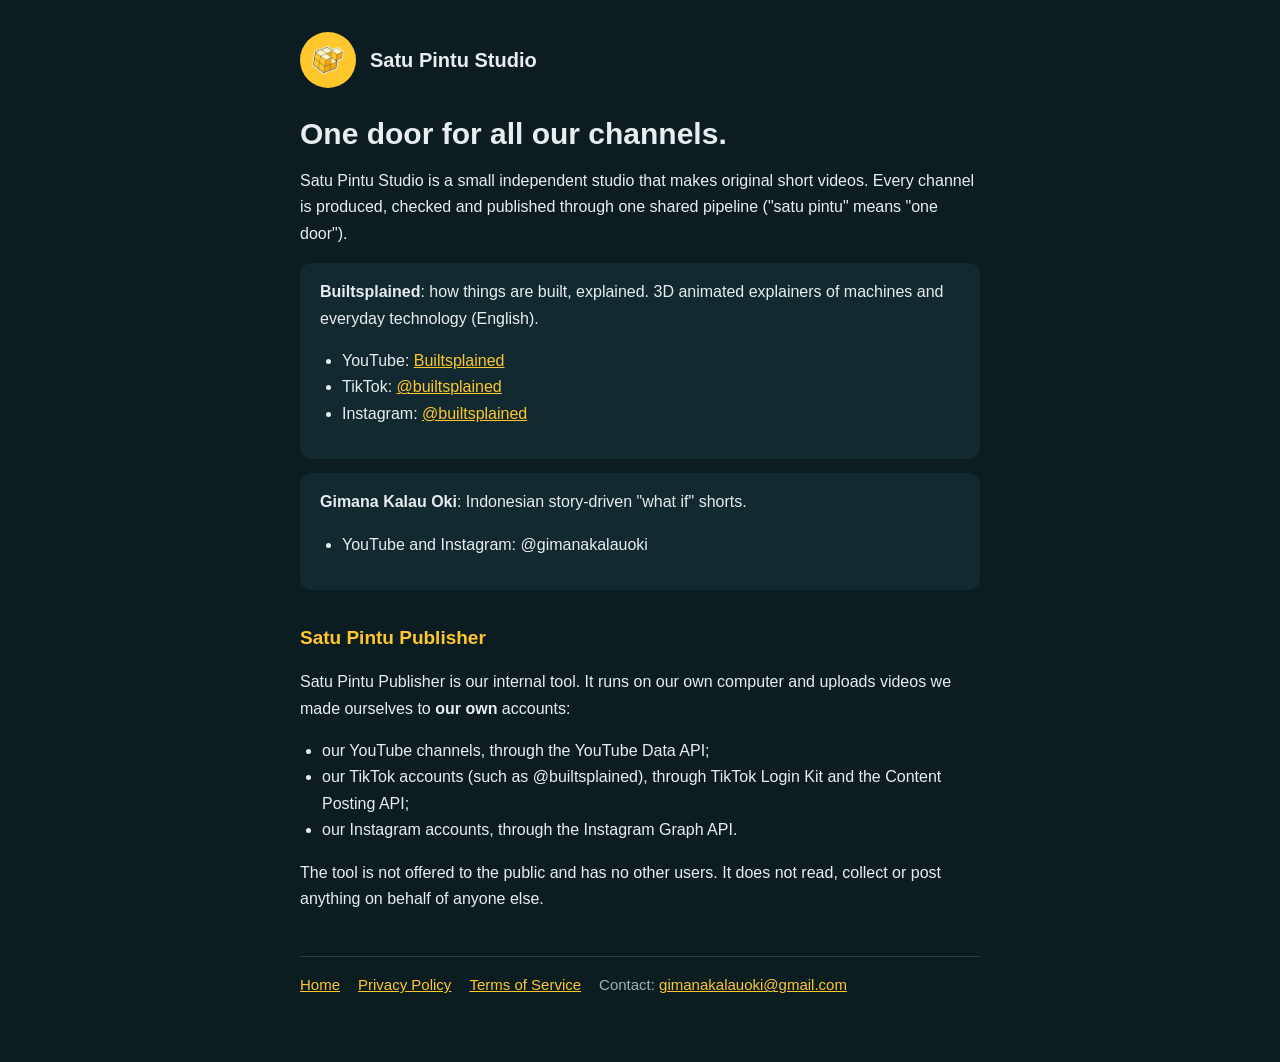
<file: index.html>
<!doctype html><html lang="en"><head><meta charset="utf-8"><meta name="viewport" content="width=device-width,initial-scale=1"><link rel="icon" href="logo.png"><link rel="stylesheet" href="style.css"><title>Satu Pintu Studio – original educational and story shorts</title><meta name="description" content="Satu Pintu Studio runs the Builtsplained and Gimana Kalau Oki channels, and the internal publisher tool that uploads our own videos."></head>
<body><main><header><img src="logo.png" alt="Satu Pintu Studio"><a href="./">Satu Pintu Studio</a></header>
<h1>One door for all our channels.</h1>
<p>Satu Pintu Studio is a small independent studio that makes original short videos. Every channel is produced, checked and published through one shared pipeline ("satu pintu" means "one door").</p>
<div class="card"><strong>Builtsplained</strong>: how things are built, explained. 3D animated explainers of machines and everyday technology (English).
<ul>
<li>YouTube: <a href="https://www.youtube.com/channel/UCximcxLZLPx1ry742eJPSRA">Builtsplained</a></li>
<li>TikTok: <a href="https://www.tiktok.com/@builtsplained">@builtsplained</a></li>
<li>Instagram: <a href="https://www.instagram.com/builtsplained/">@builtsplained</a></li>
</ul></div>
<div class="card"><strong>Gimana Kalau Oki</strong>: Indonesian story-driven "what if" shorts.
<ul><li>YouTube and Instagram: @gimanakalauoki</li></ul></div>
<h2>Satu Pintu Publisher</h2>
<p>Satu Pintu Publisher is our internal tool. It runs on our own computer and uploads videos we made ourselves to <strong>our own</strong> accounts:</p>
<ul>
<li>our YouTube channels, through the YouTube Data API;</li>
<li>our TikTok accounts (such as @builtsplained), through TikTok Login Kit and the Content Posting API;</li>
<li>our Instagram accounts, through the Instagram Graph API.</li>
</ul>
<p>The tool is not offered to the public and has no other users. It does not read, collect or post anything on behalf of anyone else.</p>
<nav><a href="./">Home</a><a href="privacy.html">Privacy Policy</a><a href="terms.html">Terms of Service</a><span class="muted">Contact: <a href="mailto:gimanakalauoki@gmail.com">gimanakalauoki@gmail.com</a></span></nav></main></body></html>
</file>
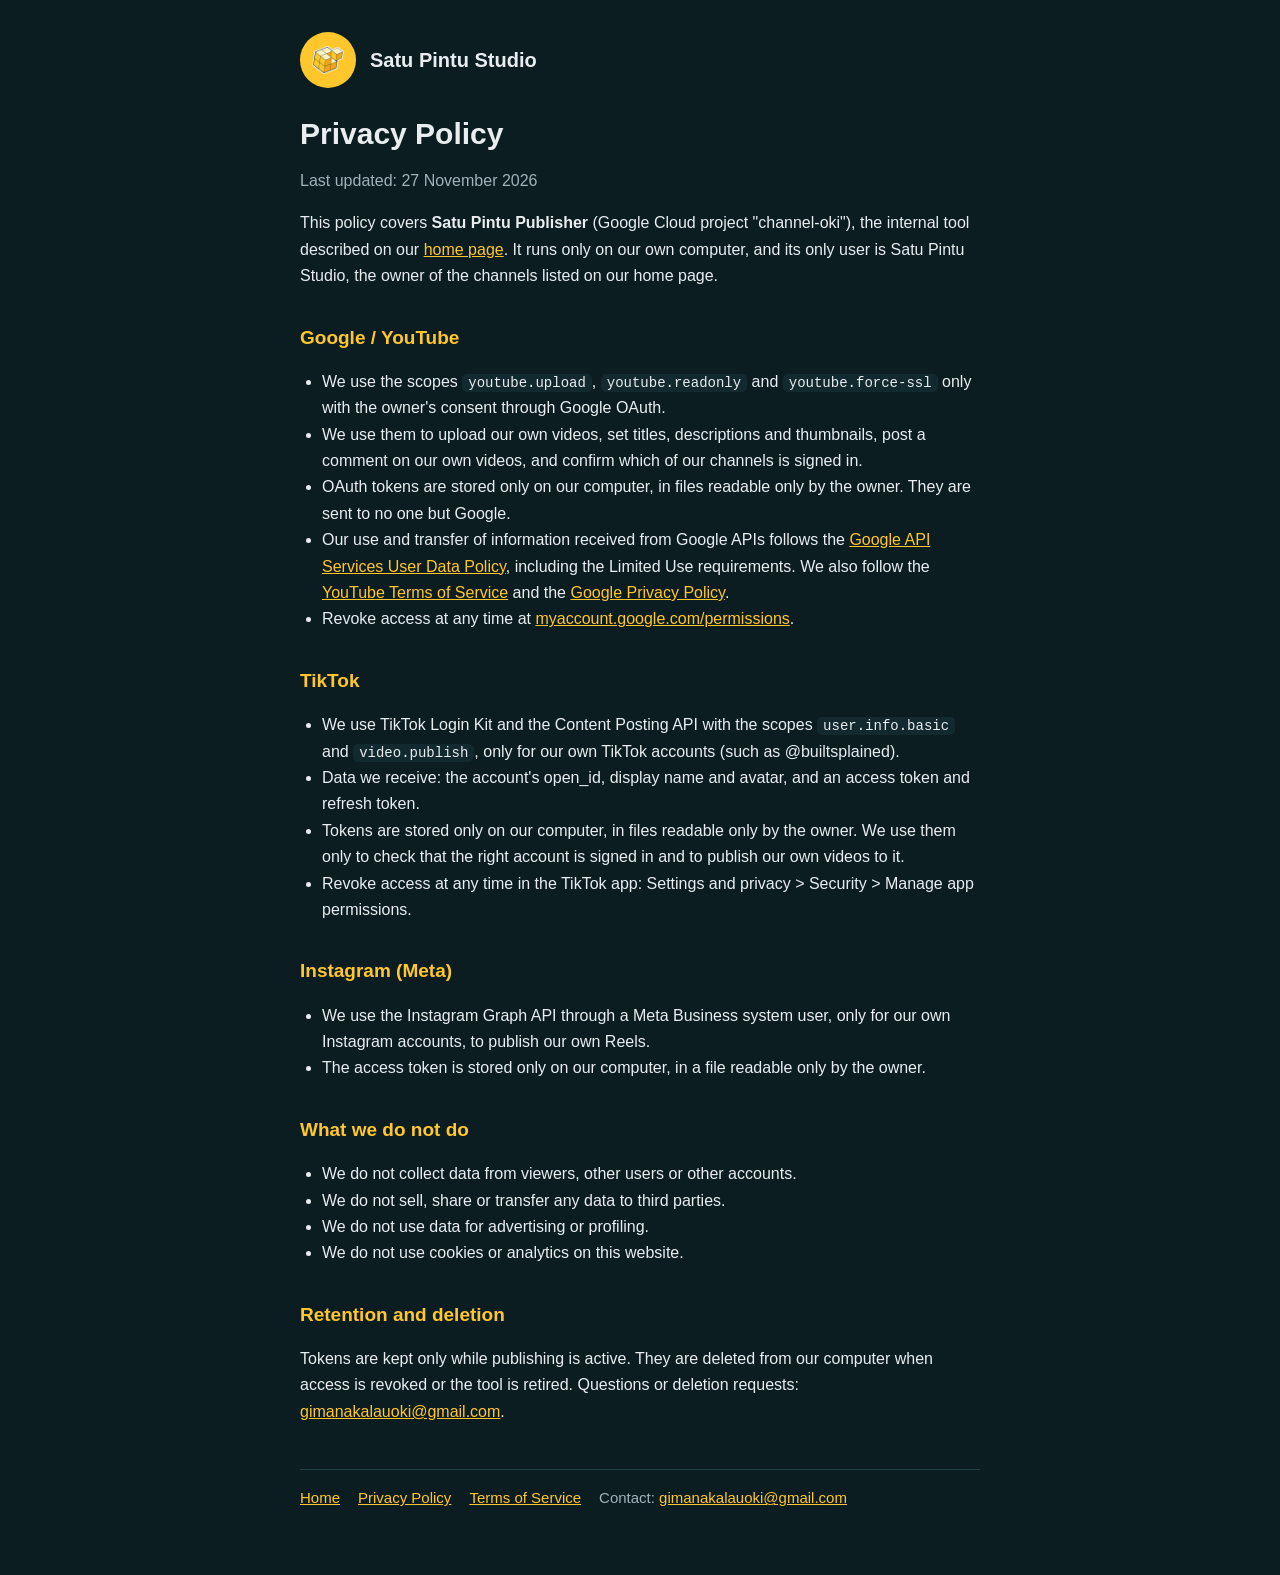
<file: privacy.html>
<!doctype html><html lang="en"><head><meta charset="utf-8"><meta name="viewport" content="width=device-width,initial-scale=1"><link rel="icon" href="logo.png"><link rel="stylesheet" href="style.css"><title>Privacy Policy – Satu Pintu Publisher</title></head>
<body><main><header><img src="logo.png" alt="Satu Pintu Studio"><a href="./">Satu Pintu Studio</a></header>
<h1>Privacy Policy</h1>
<p class="muted">Last updated: 27 November 2026</p>
<p>This policy covers <strong>Satu Pintu Publisher</strong> (Google Cloud project "channel-oki"), the internal tool described on our <a href="./">home page</a>. It runs only on our own computer, and its only user is Satu Pintu Studio, the owner of the channels listed on our home page.</p>
<h2>Google / YouTube</h2>
<ul>
<li>We use the scopes <code>youtube.upload</code>, <code>youtube.readonly</code> and <code>youtube.force-ssl</code> only with the owner's consent through Google OAuth.</li>
<li>We use them to upload our own videos, set titles, descriptions and thumbnails, post a comment on our own videos, and confirm which of our channels is signed in.</li>
<li>OAuth tokens are stored only on our computer, in files readable only by the owner. They are sent to no one but Google.</li>
<li>Our use and transfer of information received from Google APIs follows the <a href="https://developers.google.com/terms/api-services-user-data-policy">Google API Services User Data Policy</a>, including the Limited Use requirements. We also follow the <a href="https://www.youtube.com/t/terms">YouTube Terms of Service</a> and the <a href="https://policies.google.com/privacy">Google Privacy Policy</a>.</li>
<li>Revoke access at any time at <a href="https://myaccount.google.com/permissions">myaccount.google.com/permissions</a>.</li>
</ul>
<h2>TikTok</h2>
<ul>
<li>We use TikTok Login Kit and the Content Posting API with the scopes <code>user.info.basic</code> and <code>video.publish</code>, only for our own TikTok accounts (such as @builtsplained).</li>
<li>Data we receive: the account's open_id, display name and avatar, and an access token and refresh token.</li>
<li>Tokens are stored only on our computer, in files readable only by the owner. We use them only to check that the right account is signed in and to publish our own videos to it.</li>
<li>Revoke access at any time in the TikTok app: Settings and privacy &gt; Security &gt; Manage app permissions.</li>
</ul>
<h2>Instagram (Meta)</h2>
<ul>
<li>We use the Instagram Graph API through a Meta Business system user, only for our own Instagram accounts, to publish our own Reels.</li>
<li>The access token is stored only on our computer, in a file readable only by the owner.</li>
</ul>
<h2>What we do not do</h2>
<ul>
<li>We do not collect data from viewers, other users or other accounts.</li>
<li>We do not sell, share or transfer any data to third parties.</li>
<li>We do not use data for advertising or profiling.</li>
<li>We do not use cookies or analytics on this website.</li>
</ul>
<h2>Retention and deletion</h2>
<p>Tokens are kept only while publishing is active. They are deleted from our computer when access is revoked or the tool is retired. Questions or deletion requests: <a href="mailto:gimanakalauoki@gmail.com">gimanakalauoki@gmail.com</a>.</p>
<nav><a href="./">Home</a><a href="privacy.html">Privacy Policy</a><a href="terms.html">Terms of Service</a><span class="muted">Contact: <a href="mailto:gimanakalauoki@gmail.com">gimanakalauoki@gmail.com</a></span></nav></main></body></html>
</file>
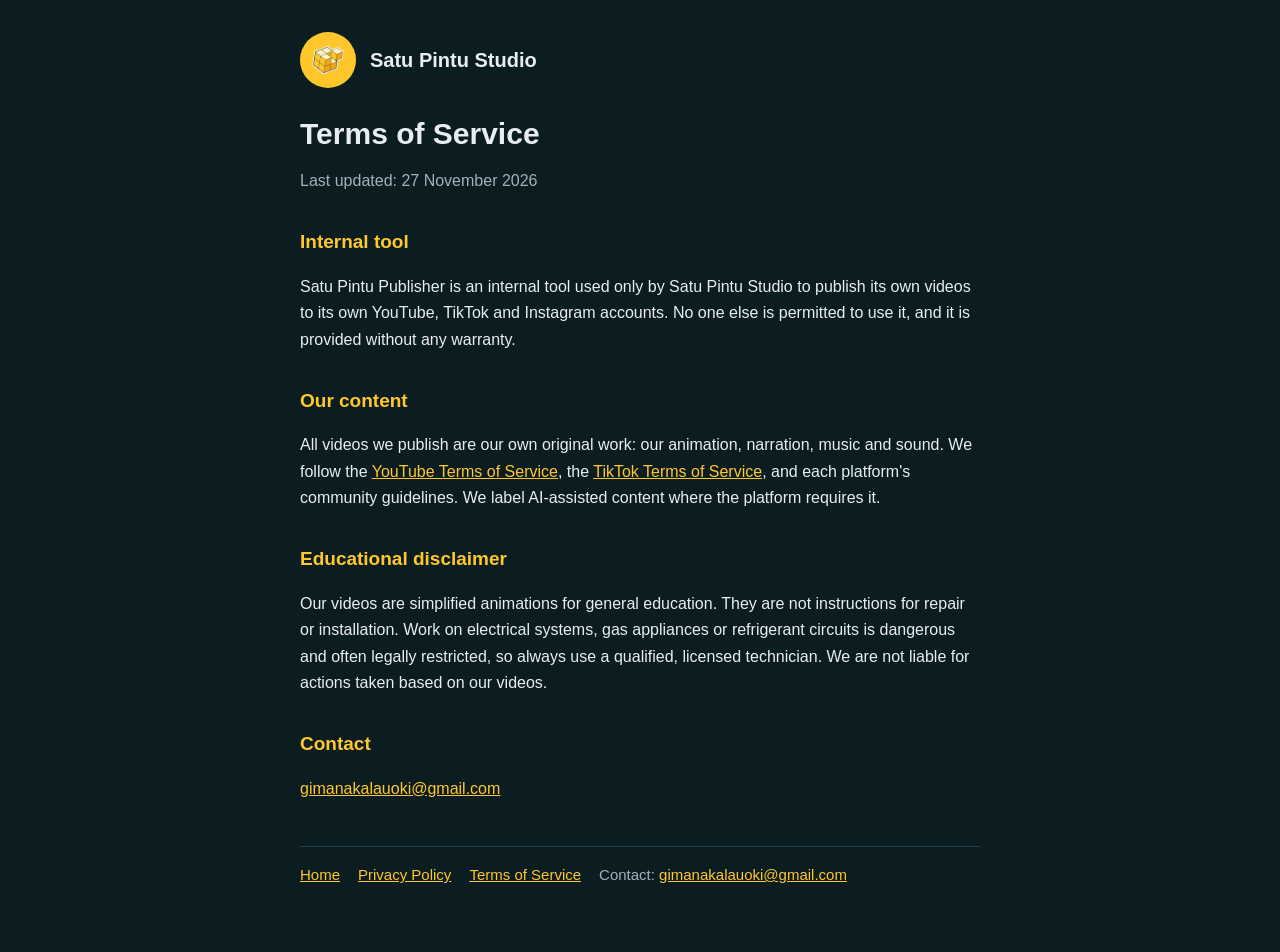
<file: terms.html>
<!doctype html><html lang="en"><head><meta charset="utf-8"><meta name="viewport" content="width=device-width,initial-scale=1"><link rel="icon" href="logo.png"><link rel="stylesheet" href="style.css"><title>Terms of Service – Satu Pintu Studio</title></head>
<body><main><header><img src="logo.png" alt="Satu Pintu Studio"><a href="./">Satu Pintu Studio</a></header>
<h1>Terms of Service</h1>
<p class="muted">Last updated: 27 November 2026</p>
<h2>Internal tool</h2>
<p>Satu Pintu Publisher is an internal tool used only by Satu Pintu Studio to publish its own videos to its own YouTube, TikTok and Instagram accounts. No one else is permitted to use it, and it is provided without any warranty.</p>
<h2>Our content</h2>
<p>All videos we publish are our own original work: our animation, narration, music and sound. We follow the <a href="https://www.youtube.com/t/terms">YouTube Terms of Service</a>, the <a href="https://www.tiktok.com/legal/terms-of-service">TikTok Terms of Service</a>, and each platform's community guidelines. We label AI-assisted content where the platform requires it.</p>
<h2>Educational disclaimer</h2>
<p>Our videos are simplified animations for general education. They are not instructions for repair or installation. Work on electrical systems, gas appliances or refrigerant circuits is dangerous and often legally restricted, so always use a qualified, licensed technician. We are not liable for actions taken based on our videos.</p>
<h2>Contact</h2>
<p><a href="mailto:gimanakalauoki@gmail.com">gimanakalauoki@gmail.com</a></p>
<nav><a href="./">Home</a><a href="privacy.html">Privacy Policy</a><a href="terms.html">Terms of Service</a><span class="muted">Contact: <a href="mailto:gimanakalauoki@gmail.com">gimanakalauoki@gmail.com</a></span></nav></main></body></html>
</file>
<file: style.css>
:root{--bg:#0C1D22;--fg:#E8EEF0;--muted:#9FB3B9;--accent:#FFC72C;--card:#12292F}
*{box-sizing:border-box}
body{margin:0;background:var(--bg);color:var(--fg);font:16px/1.65 -apple-system,BlinkMacSystemFont,"Segoe UI",Roboto,sans-serif}
main{max-width:720px;margin:0 auto;padding:32px 20px 64px}
header{display:flex;align-items:center;gap:14px;margin-bottom:28px}
header img{width:56px;height:56px;border-radius:50%}
header a{color:var(--fg);text-decoration:none;font-weight:700;font-size:20px}
h1{font-size:30px;line-height:1.2;margin:0 0 12px}
h2{color:var(--accent);font-size:19px;margin:32px 0 8px}
a{color:var(--accent)}
.muted{color:var(--muted)}
.card{background:var(--card);border-radius:12px;padding:16px 20px;margin:14px 0}
code{background:var(--card);padding:1px 6px;border-radius:5px;font-size:14px}
ul{padding-left:22px}
nav{margin-top:44px;padding-top:16px;border-top:1px solid #234047;display:flex;flex-wrap:wrap;gap:18px;font-size:15px}
@media (max-width:480px){h1{font-size:25px}main{padding:22px 16px 48px}}
</file>
